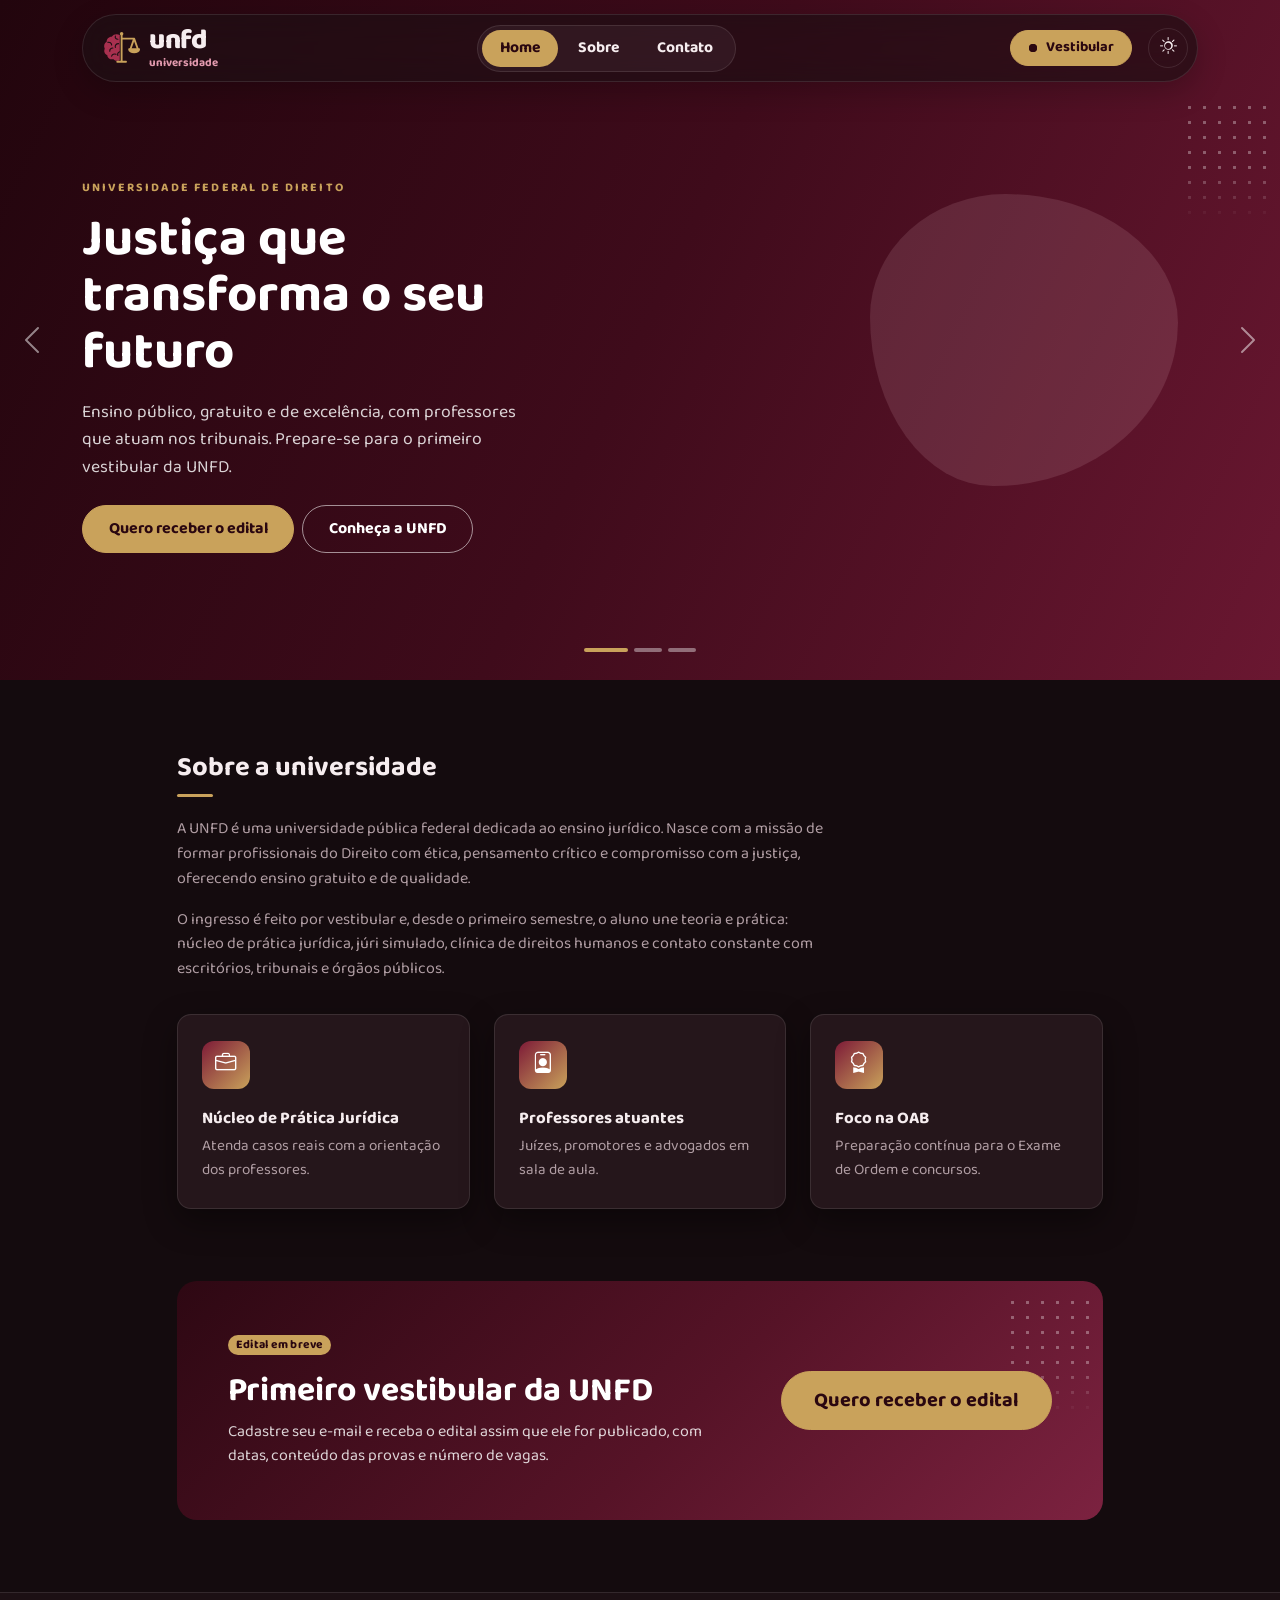
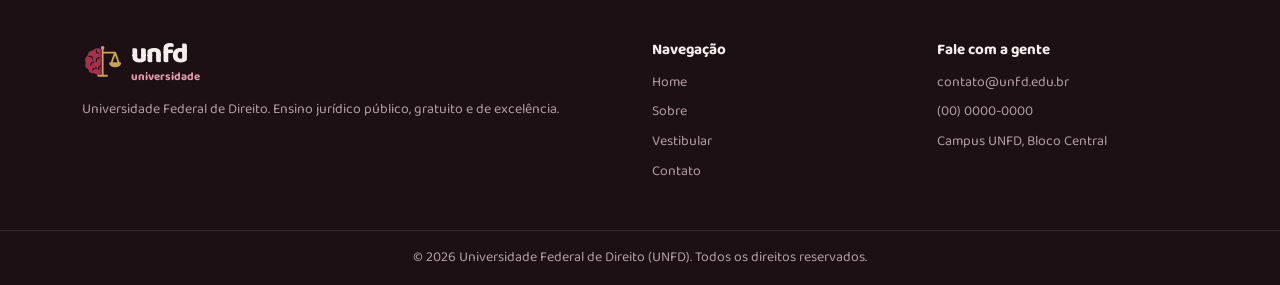
<file: index.html>
<!DOCTYPE html>
<html lang="pt-BR" data-bs-theme="dark">
<head>
  <meta charset="UTF-8">
  <meta name="viewport" content="width=device-width, initial-scale=1.0">
  <meta name="description" content="UNFD, Universidade Federal de Direito: ensino jurídico público, gratuito e de excelência. Ingresso por vestibular.">
  <title>UNFD | Universidade Federal de Direito</title>

  <link rel="icon" href="assets/img/favicon.svg" type="image/svg+xml">

  <link rel="preconnect" href="https://fonts.googleapis.com">
  <link rel="preconnect" href="https://fonts.gstatic.com" crossorigin>
  <link rel="stylesheet" href="https://fonts.googleapis.com/css2?family=Baloo+Bhai+2:wght@400;500;600;700;800&display=swap">

  <link rel="stylesheet" href="https://cdn.jsdelivr.net/npm/bootstrap@5.3.3/dist/css/bootstrap.min.css" integrity="sha384-QWTKZyjpPEjISv5WaRU9OFeRpok6YctnYmDr5pNlyT2bRjXh0JMhjY6hW+ALEwIH" crossorigin="anonymous">
  <link rel="stylesheet" href="https://cdn.jsdelivr.net/npm/bootstrap-icons@1.11.3/font/bootstrap-icons.min.css">
  <link rel="stylesheet" href="css/style.css">

  <script src="js/theme.js"></script>
</head>
<body>

  <header class="site-header sticky-top">
    <div class="container">
      <nav class="navbar navbar-expand-lg nav-island" aria-label="Navegação principal">
        <a class="navbar-brand logo" href="index.html" aria-label="UNFD, Universidade Federal de Direito. Ir para a página inicial">
          <svg class="logo__icon" viewBox="0 0 64 64" aria-hidden="true" focusable="false">
            <path class="logo__brain" d="M30 11c-5-2-10-1-13 3-5 0-8 4-8 8-4 2-5 7-3 11-2 4 0 9 4 10 0 5 5 8 10 7 3 3 7 3 10 1Z"/>
            <path class="logo__folds" d="M23 13c-1 3 1 5 4 5M11 23c3-1 6 1 6 4M28 25c-4 0-6 3-5 6M19 32c-3 0-5 2-5 5M17 45c1-3 4-4 7-3M30 38c-3 1-4 3-3 6"/>
            <path class="logo__scale" d="M33 10v43M26 54h14M33 17h20M53 17l-6 17M53 17l6 17"/>
            <path class="logo__scale logo__scale--pan" d="M45 34h16a8 5 0 0 1-16 0Z"/>
            <circle class="logo__scale-top" cx="33" cy="9" r="2.8"/>
          </svg>
          <span class="logo__text">
            <span class="logo__name">unfd</span>
            <span class="logo__tagline">universidade</span>
          </span>
        </a>

        <div class="offcanvas offcanvas-end offcanvas-unfd" tabindex="-1" id="menu" aria-labelledby="menu-title">
          <div class="offcanvas-header">
            <h2 class="offcanvas-title fs-5" id="menu-title">Menu</h2>
            <button type="button" class="btn-close" data-bs-dismiss="offcanvas" aria-label="Fechar menu"></button>
          </div>
          <div class="offcanvas-body align-items-lg-center">
            <ul class="navbar-nav nav-segment mx-lg-auto">
                <li class="nav-item"><a class="nav-link active" aria-current="page" href="index.html">Home</a></li>
                <li class="nav-item"><a class="nav-link" href="sobre.html">Sobre</a></li>
                <li class="nav-item"><a class="nav-link" href="contato.html">Contato</a></li>
            </ul>
            <a class="btn btn-unfd btn-sm btn-vestibular mt-4 mt-lg-0" href="sobre.html#ingresso">
              <span class="live-dot" aria-hidden="true"></span>Vestibular
            </a>
          </div>
        </div>

        <div class="d-flex align-items-center gap-2 ms-2 ms-lg-3">
          <button type="button" class="theme-toggle" data-bs-toggle="tooltip" data-bs-placement="bottom" data-bs-title="Ativar tema claro" aria-label="Ativar tema claro">
            <i class="bi bi-sun" aria-hidden="true"></i>
            <i class="bi bi-moon-stars" aria-hidden="true"></i>
          </button>
          <button class="navbar-toggler" type="button" data-bs-toggle="offcanvas" data-bs-target="#menu" aria-controls="menu" aria-label="Abrir menu">
            <span class="navbar-toggler-icon"></span>
          </button>
        </div>
      </nav>
    </div>
  </header>

  <main>
    <section id="destaques" class="carousel slide carousel-fade hero-carousel" data-bs-ride="carousel" aria-label="Destaques da UNFD">
      <div class="carousel-indicators">
        <button type="button" data-bs-target="#destaques" data-bs-slide-to="0" class="active" aria-current="true" aria-label="Destaque 1"></button>
        <button type="button" data-bs-target="#destaques" data-bs-slide-to="1" aria-label="Destaque 2"></button>
        <button type="button" data-bs-target="#destaques" data-bs-slide-to="2" aria-label="Destaque 3"></button>
      </div>

      <div class="carousel-inner">
      <div class="carousel-item active" data-bs-interval="7000">
        <div class="hero-slide">
          <div class="container">
            <p class="eyebrow">Universidade Federal de Direito</p>
            <h1 class="hero-title">Justiça que transforma o seu futuro</h1>
            <p class="hero-lead">Ensino público, gratuito e de excelência, com professores que atuam nos tribunais. Prepare-se para o primeiro vestibular da UNFD.</p>
            <div class="d-flex flex-wrap gap-2 mt-4">
              <button type="button" class="btn btn-unfd" data-bs-toggle="modal" data-bs-target="#modal-edital">Quero receber o edital</button>
              <a class="btn btn-ghost-light" href="sobre.html">Conheça a UNFD</a>
            </div>
          </div>
          <span class="decor-blob" aria-hidden="true"></span>
          <span class="decor-dots" aria-hidden="true"></span>
        </div>
      </div>
      <div class="carousel-item" data-bs-interval="7000">
        <div class="hero-slide">
          <div class="container">
            <p class="eyebrow">Vestibular</p>
            <h2 class="hero-title">Seja da primeira turma da UNFD</h2>
            <p class="hero-lead">Ingresso por vestibular próprio, com reserva de vagas conforme a Lei de Cotas. Cadastre seu e-mail e receba o edital assim que ele sair.</p>
            <div class="d-flex flex-wrap gap-2 mt-4">
              <button type="button" class="btn btn-unfd" data-bs-toggle="modal" data-bs-target="#modal-edital">Quero receber o edital</button>
              <a class="btn btn-ghost-light" href="sobre.html#ingresso">Como ingressar</a>
            </div>
          </div>
          <span class="decor-blob" aria-hidden="true"></span>
          <span class="decor-dots" aria-hidden="true"></span>
        </div>
      </div>
      <div class="carousel-item" data-bs-interval="7000">
        <div class="hero-slide">
          <div class="container">
            <p class="eyebrow">Prática jurídica</p>
            <h2 class="hero-title">Do primeiro semestre ao tribunal</h2>
            <p class="hero-lead">Núcleo de prática jurídica, júri simulado e clínica de direitos humanos desde o início do curso.</p>
            <div class="d-flex flex-wrap gap-2 mt-4">
              <a class="btn btn-unfd" href="sobre.html#motivos">Ver diferenciais</a>
            </div>
          </div>
          <span class="decor-blob" aria-hidden="true"></span>
          <span class="decor-dots" aria-hidden="true"></span>
        </div>
      </div>
      </div>

      <button class="carousel-control-prev d-none d-md-flex" type="button" data-bs-target="#destaques" data-bs-slide="prev">
        <span class="carousel-control-prev-icon" aria-hidden="true"></span>
        <span class="visually-hidden">Anterior</span>
      </button>
      <button class="carousel-control-next d-none d-md-flex" type="button" data-bs-target="#destaques" data-bs-slide="next">
        <span class="carousel-control-next-icon" aria-hidden="true"></span>
        <span class="visually-hidden">Próximo</span>
      </button>
    </section>

    <section class="section-unfd" aria-labelledby="sobre-title">
      <div class="container">
        <div class="row justify-content-center">
          <div class="col-lg-10">
            <h2 class="section-title" id="sobre-title">Sobre a universidade</h2>
            <p class="text-soft">
              A UNFD é uma universidade pública federal dedicada ao ensino jurídico. Nasce com a missão
              de formar profissionais do Direito com ética, pensamento crítico e compromisso com a
              justiça, oferecendo ensino gratuito e de qualidade.
            </p>
            <p class="text-soft mb-0">
              O ingresso é feito por vestibular e, desde o primeiro semestre, o aluno une teoria e
              prática: núcleo de prática jurídica, júri simulado, clínica de direitos humanos e contato
              constante com escritórios, tribunais e órgãos públicos.
            </p>

            <div class="row g-4 mt-2">
          <div class="col-md-4">
            <article class="card card-unfd h-100">
              <div class="card-body">
                <span class="card-icon" aria-hidden="true"><i class="bi bi-briefcase"></i></span>
                <h3 class="card-title">Núcleo de Prática Jurídica</h3>
                <p class="card-text">Atenda casos reais com a orientação dos professores.</p>
              </div>
            </article>
          </div>
          <div class="col-md-4">
            <article class="card card-unfd h-100">
              <div class="card-body">
                <span class="card-icon" aria-hidden="true"><i class="bi bi-person-badge"></i></span>
                <h3 class="card-title">Professores atuantes</h3>
                <p class="card-text">Juízes, promotores e advogados em sala de aula.</p>
              </div>
            </article>
          </div>
          <div class="col-md-4">
            <article class="card card-unfd h-100">
              <div class="card-body">
                <span class="card-icon" aria-hidden="true"><i class="bi bi-award"></i></span>
                <h3 class="card-title">Foco na OAB</h3>
                <p class="card-text">Preparação contínua para o Exame de Ordem e concursos.</p>
              </div>
            </article>
          </div>
            </div>
          </div>
        </div>
      </div>
    </section>

    <section class="section-unfd pt-0" aria-labelledby="vestibular-title">
      <div class="container">
        <div class="row justify-content-center">
          <div class="col-lg-10">
            <div class="cta-band" id="vestibular">
              <div class="row align-items-center g-4">
                <div class="col-lg">
                  <span class="badge rounded-pill badge-gold mb-3">Edital em breve</span>
                  <h2 class="cta-title" id="vestibular-title">Primeiro vestibular da UNFD</h2>
                  <p class="cta-text mb-0">
                    Cadastre seu e-mail e receba o edital assim que ele for publicado, com datas,
                    conteúdo das provas e número de vagas.
                  </p>
                </div>
                <div class="col-lg-auto">
                  <button type="button" class="btn btn-unfd btn-lg text-nowrap" data-bs-toggle="modal" data-bs-target="#modal-edital">Quero receber o edital</button>
                </div>
              </div>
              <span class="decor-dots" aria-hidden="true"></span>
            </div>
          </div>
        </div>
      </div>
    </section>
  </main>

  <footer class="footer-unfd">
    <div class="container py-5">
      <div class="row g-4">
        <div class="col-md-6">
          <a class="logo mb-3" href="index.html" aria-label="UNFD, página inicial">
          <svg class="logo__icon" viewBox="0 0 64 64" aria-hidden="true" focusable="false">
            <path class="logo__brain" d="M30 11c-5-2-10-1-13 3-5 0-8 4-8 8-4 2-5 7-3 11-2 4 0 9 4 10 0 5 5 8 10 7 3 3 7 3 10 1Z"/>
            <path class="logo__folds" d="M23 13c-1 3 1 5 4 5M11 23c3-1 6 1 6 4M28 25c-4 0-6 3-5 6M19 32c-3 0-5 2-5 5M17 45c1-3 4-4 7-3M30 38c-3 1-4 3-3 6"/>
            <path class="logo__scale" d="M33 10v43M26 54h14M33 17h20M53 17l-6 17M53 17l6 17"/>
            <path class="logo__scale logo__scale--pan" d="M45 34h16a8 5 0 0 1-16 0Z"/>
            <circle class="logo__scale-top" cx="33" cy="9" r="2.8"/>
          </svg>
            <span class="logo__text">
              <span class="logo__name">unfd</span>
              <span class="logo__tagline">universidade</span>
            </span>
          </a>
          <p class="text-soft small mb-0">Universidade Federal de Direito. Ensino jurídico público, gratuito e de excelência.</p>
        </div>
        <div class="col-6 col-md-3">
          <h2 class="footer-heading">Navegação</h2>
          <ul class="list-unstyled small d-grid gap-2 mb-0">
            <li><a href="index.html">Home</a></li>
            <li><a href="sobre.html">Sobre</a></li>
            <li><a href="sobre.html#ingresso">Vestibular</a></li>
            <li><a href="contato.html">Contato</a></li>
          </ul>
        </div>
        <div class="col-6 col-md-3">
          <h2 class="footer-heading">Fale com a gente</h2>
          <ul class="list-unstyled small d-grid gap-2 mb-0">
            <li><a href="mailto:contato@unfd.edu.br">contato@unfd.edu.br</a></li>
            <li><a href="tel:+550000000000">(00) 0000-0000</a></li>
            <li class="text-soft">Campus UNFD, Bloco Central</li>
          </ul>
        </div>
      </div>
    </div>
    <div class="border-top py-3">
      <p class="container text-center small text-soft mb-0 mw-100">© 2026 Universidade Federal de Direito (UNFD). Todos os direitos reservados.</p>
    </div>
  </footer>

  <div class="modal fade modal-unfd" id="modal-edital" tabindex="-1" aria-labelledby="modal-edital-title" aria-hidden="true">
    <div class="modal-dialog modal-dialog-centered">
      <div class="modal-content">
        <form class="needs-validation" novalidate data-success="E-mail cadastrado. Você vai receber o edital assim que ele for publicado.">
          <div class="modal-header">
            <h2 class="modal-title fs-5" id="modal-edital-title">Receba o edital do vestibular</h2>
            <button type="button" class="btn-close" data-bs-dismiss="modal" aria-label="Fechar"></button>
          </div>
          <div class="modal-body">
            <p class="text-soft">Assim que o edital for publicado, enviamos as datas, o conteúdo das provas e o número de vagas para o seu e-mail.</p>

            <div class="form-floating mb-3">
              <input type="text" class="form-control" id="edital-nome" name="nome" placeholder="Seu nome" autocomplete="name" required>
              <label for="edital-nome">Nome completo</label>
              <div class="invalid-feedback">Informe seu nome.</div>
            </div>

            <div class="form-floating mb-3">
              <input type="email" class="form-control" id="edital-email" name="email" placeholder="voce@email.com" autocomplete="email" required>
              <label for="edital-email">E-mail</label>
              <div class="invalid-feedback">Informe um e-mail válido.</div>
            </div>

            <div class="form-check">
              <input class="form-check-input" type="checkbox" id="edital-cotas" name="cotas">
              <label class="form-check-label text-soft" for="edital-cotas">Quero receber informações sobre a reserva de vagas (Lei de Cotas)</label>
            </div>
          </div>
          <div class="modal-footer">
            <button type="button" class="btn btn-link link-secondary text-decoration-none" data-bs-dismiss="modal">Cancelar</button>
            <button type="submit" class="btn btn-unfd">Cadastrar e-mail</button>
          </div>
        </form>
      </div>
    </div>
  </div>

  <div class="toast-container position-fixed bottom-0 end-0 p-3">
    <div id="toast-unfd" class="toast toast-unfd" role="status" aria-live="polite" aria-atomic="true">
      <div class="toast-header">
        <i class="bi bi-check-circle-fill text-gold me-2" aria-hidden="true"></i>
        <strong class="me-auto">UNFD</strong>
        <button type="button" class="btn-close" data-bs-dismiss="toast" aria-label="Fechar"></button>
      </div>
      <div class="toast-body"></div>
    </div>
  </div>

  <script src="https://cdn.jsdelivr.net/npm/bootstrap@5.3.3/dist/js/bootstrap.bundle.min.js" integrity="sha384-YvpcrYf0tY3lHB60NNkmXc5s9fDVZLESaAA55NDzOxhy9GkcIdslK1eN7N6jIeHz" crossorigin="anonymous"></script>
  <script src="js/main.js"></script>
</body>
</html>
</file>
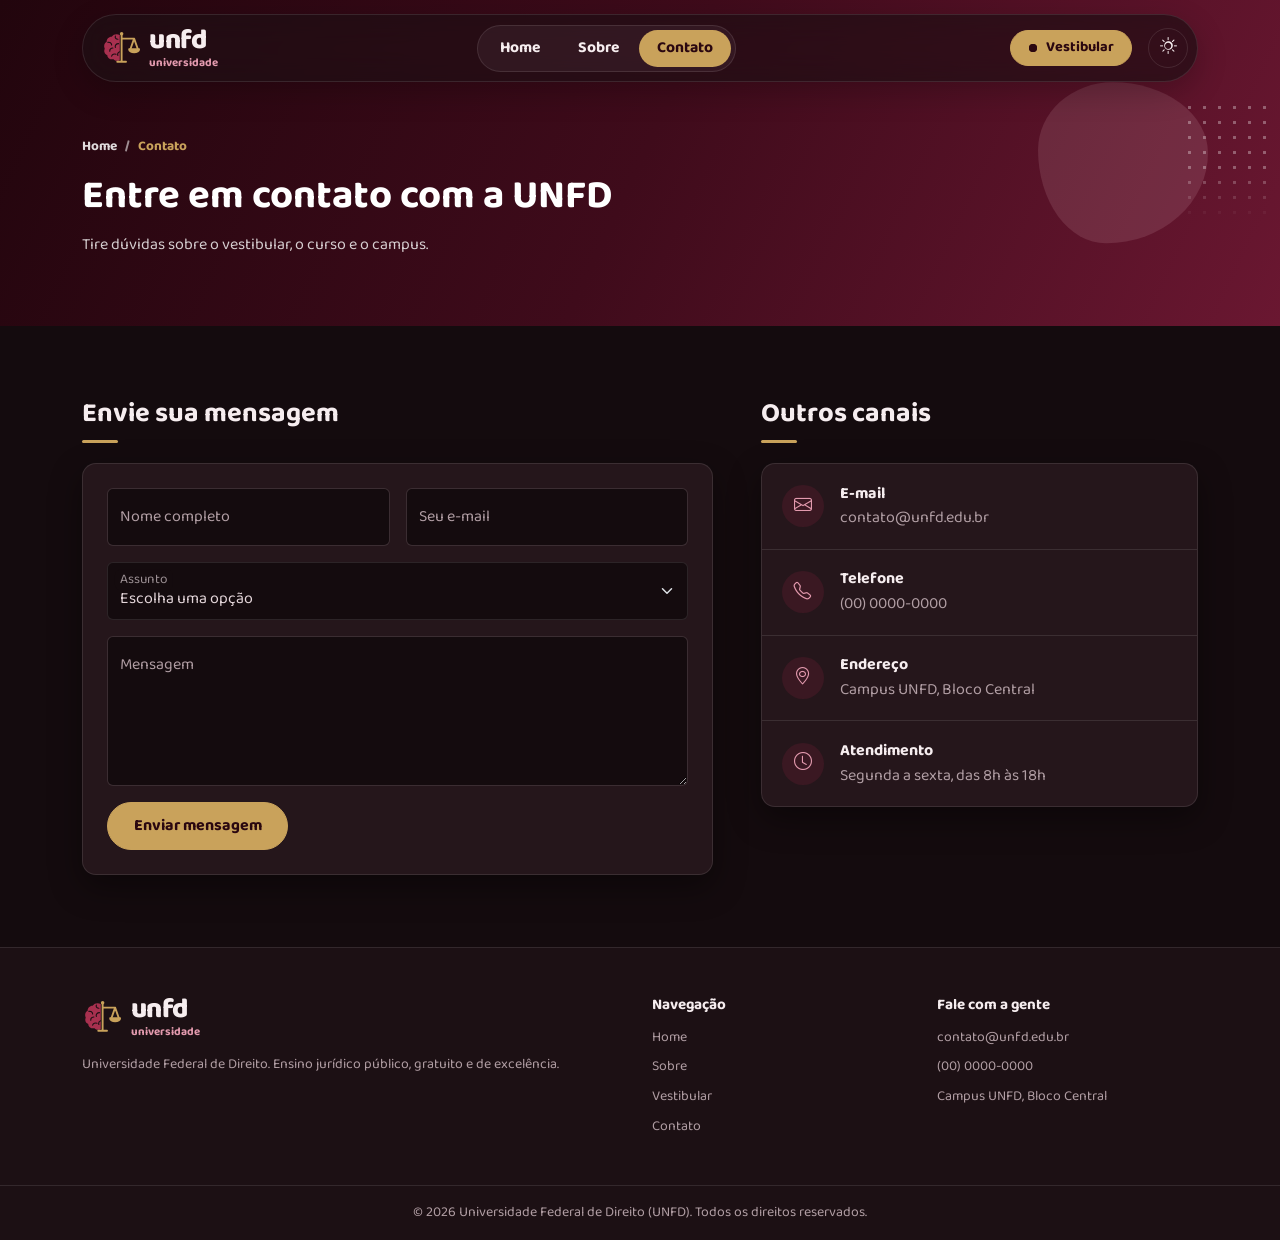
<file: contato.html>
<!DOCTYPE html>
<html lang="pt-BR" data-bs-theme="dark">
<head>
  <meta charset="UTF-8">
  <meta name="viewport" content="width=device-width, initial-scale=1.0">
  <meta name="description" content="Fale com a UNFD, Universidade Federal de Direito. Tire dúvidas sobre o vestibular, o curso e o campus.">
  <title>Contato | UNFD</title>

  <link rel="icon" href="assets/img/favicon.svg" type="image/svg+xml">

  <link rel="preconnect" href="https://fonts.googleapis.com">
  <link rel="preconnect" href="https://fonts.gstatic.com" crossorigin>
  <link rel="stylesheet" href="https://fonts.googleapis.com/css2?family=Baloo+Bhai+2:wght@400;500;600;700;800&display=swap">

  <link rel="stylesheet" href="https://cdn.jsdelivr.net/npm/bootstrap@5.3.3/dist/css/bootstrap.min.css" integrity="sha384-QWTKZyjpPEjISv5WaRU9OFeRpok6YctnYmDr5pNlyT2bRjXh0JMhjY6hW+ALEwIH" crossorigin="anonymous">
  <link rel="stylesheet" href="https://cdn.jsdelivr.net/npm/bootstrap-icons@1.11.3/font/bootstrap-icons.min.css">
  <link rel="stylesheet" href="css/style.css">

  <script src="js/theme.js"></script>
</head>
<body>

  <header class="site-header sticky-top">
    <div class="container">
      <nav class="navbar navbar-expand-lg nav-island" aria-label="Navegação principal">
        <a class="navbar-brand logo" href="index.html" aria-label="UNFD, Universidade Federal de Direito. Ir para a página inicial">
          <svg class="logo__icon" viewBox="0 0 64 64" aria-hidden="true" focusable="false">
            <path class="logo__brain" d="M30 11c-5-2-10-1-13 3-5 0-8 4-8 8-4 2-5 7-3 11-2 4 0 9 4 10 0 5 5 8 10 7 3 3 7 3 10 1Z"/>
            <path class="logo__folds" d="M23 13c-1 3 1 5 4 5M11 23c3-1 6 1 6 4M28 25c-4 0-6 3-5 6M19 32c-3 0-5 2-5 5M17 45c1-3 4-4 7-3M30 38c-3 1-4 3-3 6"/>
            <path class="logo__scale" d="M33 10v43M26 54h14M33 17h20M53 17l-6 17M53 17l6 17"/>
            <path class="logo__scale logo__scale--pan" d="M45 34h16a8 5 0 0 1-16 0Z"/>
            <circle class="logo__scale-top" cx="33" cy="9" r="2.8"/>
          </svg>
          <span class="logo__text">
            <span class="logo__name">unfd</span>
            <span class="logo__tagline">universidade</span>
          </span>
        </a>

        <div class="offcanvas offcanvas-end offcanvas-unfd" tabindex="-1" id="menu" aria-labelledby="menu-title">
          <div class="offcanvas-header">
            <h2 class="offcanvas-title fs-5" id="menu-title">Menu</h2>
            <button type="button" class="btn-close" data-bs-dismiss="offcanvas" aria-label="Fechar menu"></button>
          </div>
          <div class="offcanvas-body align-items-lg-center">
            <ul class="navbar-nav nav-segment mx-lg-auto">
                <li class="nav-item"><a class="nav-link" href="index.html">Home</a></li>
                <li class="nav-item"><a class="nav-link" href="sobre.html">Sobre</a></li>
                <li class="nav-item"><a class="nav-link active" aria-current="page" href="contato.html">Contato</a></li>
            </ul>
            <a class="btn btn-unfd btn-sm btn-vestibular mt-4 mt-lg-0" href="sobre.html#ingresso">
              <span class="live-dot" aria-hidden="true"></span>Vestibular
            </a>
          </div>
        </div>

        <div class="d-flex align-items-center gap-2 ms-2 ms-lg-3">
          <button type="button" class="theme-toggle" data-bs-toggle="tooltip" data-bs-placement="bottom" data-bs-title="Ativar tema claro" aria-label="Ativar tema claro">
            <i class="bi bi-sun" aria-hidden="true"></i>
            <i class="bi bi-moon-stars" aria-hidden="true"></i>
          </button>
          <button class="navbar-toggler" type="button" data-bs-toggle="offcanvas" data-bs-target="#menu" aria-controls="menu" aria-label="Abrir menu">
            <span class="navbar-toggler-icon"></span>
          </button>
        </div>
      </nav>
    </div>
  </header>

  <main>
    <section class="page-hero">
      <div class="container">
        <nav aria-label="breadcrumb">
          <ol class="breadcrumb">
            <li class="breadcrumb-item"><a href="index.html">Home</a></li>
            <li class="breadcrumb-item active" aria-current="page">Contato</li>
          </ol>
        </nav>
        <h1 class="page-title">Entre em contato com a UNFD</h1>
        <p class="page-lead">Tire dúvidas sobre o vestibular, o curso e o campus.</p>
      </div>
      <span class="decor-blob" aria-hidden="true"></span>
      <span class="decor-dots" aria-hidden="true"></span>
    </section>

    <section class="section-unfd">
      <div class="container">
        <div class="row g-5">
          <div class="col-lg-7">
            <h2 class="section-title">Envie sua mensagem</h2>
            <div class="card card-unfd">
              <div class="card-body p-4">
                <form class="needs-validation" novalidate data-success="Mensagem enviada. Vamos responder no e-mail informado.">
                  <div class="row g-3">
                    <div class="col-md-6">
                      <div class="form-floating">
                        <input type="text" class="form-control" id="nome" name="nome" placeholder="Seu nome" autocomplete="name" required>
                        <label for="nome">Nome completo</label>
                        <div class="invalid-feedback">Informe seu nome.</div>
                      </div>
                    </div>
                    <div class="col-md-6">
                      <div class="form-floating">
                        <input type="email" class="form-control" id="email" name="email" placeholder="voce@email.com" autocomplete="email" required>
                        <label for="email">Seu e-mail</label>
                        <div class="invalid-feedback">Informe um e-mail válido.</div>
                      </div>
                    </div>
                    <div class="col-12">
                      <div class="form-floating">
                        <select class="form-select" id="assunto" name="assunto" required>
                          <option value="" selected disabled>Escolha uma opção</option>
                          <option>Vestibular</option>
                          <option>Curso de Direito</option>
                          <option>Secretaria acadêmica</option>
                          <option>Outro assunto</option>
                        </select>
                        <label for="assunto">Assunto</label>
                        <div class="invalid-feedback">Escolha um assunto.</div>
                      </div>
                    </div>
                    <div class="col-12">
                      <div class="form-floating">
                        <textarea class="form-control" id="descricao" name="descricao" placeholder="Escreva sua mensagem" required></textarea>
                        <label for="descricao">Mensagem</label>
                        <div class="invalid-feedback">Escreva sua mensagem.</div>
                      </div>
                    </div>
                    <div class="col-12">
                      <button type="submit" class="btn btn-unfd">Enviar mensagem</button>
                    </div>
                  </div>
                </form>
              </div>
            </div>
          </div>

          <aside class="col-lg-5" aria-labelledby="canais-title">
            <h2 class="section-title" id="canais-title">Outros canais</h2>
            <ul class="list-group list-group-unfd">
              <li class="list-group-item d-flex gap-3 align-items-center">
                <span class="channel-icon" aria-hidden="true"><i class="bi bi-envelope"></i></span>
                <div>
                  <span class="channel-title">E-mail</span>
                  <a class="channel-info" href="mailto:contato@unfd.edu.br">contato@unfd.edu.br</a>
                </div>
              </li>
              <li class="list-group-item d-flex gap-3 align-items-center">
                <span class="channel-icon" aria-hidden="true"><i class="bi bi-telephone"></i></span>
                <div>
                  <span class="channel-title">Telefone</span>
                  <a class="channel-info" href="tel:+550000000000">(00) 0000-0000</a>
                </div>
              </li>
              <li class="list-group-item d-flex gap-3 align-items-center">
                <span class="channel-icon" aria-hidden="true"><i class="bi bi-geo-alt"></i></span>
                <div>
                  <span class="channel-title">Endereço</span>
                  <span class="channel-info">Campus UNFD, Bloco Central</span>
                </div>
              </li>
              <li class="list-group-item d-flex gap-3 align-items-center">
                <span class="channel-icon" aria-hidden="true"><i class="bi bi-clock"></i></span>
                <div>
                  <span class="channel-title">Atendimento</span>
                  <span class="channel-info">Segunda a sexta, das 8h às 18h</span>
                </div>
              </li>
            </ul>
          </aside>
        </div>
      </div>
    </section>
  </main>

  <footer class="footer-unfd">
    <div class="container py-5">
      <div class="row g-4">
        <div class="col-md-6">
          <a class="logo mb-3" href="index.html" aria-label="UNFD, página inicial">
          <svg class="logo__icon" viewBox="0 0 64 64" aria-hidden="true" focusable="false">
            <path class="logo__brain" d="M30 11c-5-2-10-1-13 3-5 0-8 4-8 8-4 2-5 7-3 11-2 4 0 9 4 10 0 5 5 8 10 7 3 3 7 3 10 1Z"/>
            <path class="logo__folds" d="M23 13c-1 3 1 5 4 5M11 23c3-1 6 1 6 4M28 25c-4 0-6 3-5 6M19 32c-3 0-5 2-5 5M17 45c1-3 4-4 7-3M30 38c-3 1-4 3-3 6"/>
            <path class="logo__scale" d="M33 10v43M26 54h14M33 17h20M53 17l-6 17M53 17l6 17"/>
            <path class="logo__scale logo__scale--pan" d="M45 34h16a8 5 0 0 1-16 0Z"/>
            <circle class="logo__scale-top" cx="33" cy="9" r="2.8"/>
          </svg>
            <span class="logo__text">
              <span class="logo__name">unfd</span>
              <span class="logo__tagline">universidade</span>
            </span>
          </a>
          <p class="text-soft small mb-0">Universidade Federal de Direito. Ensino jurídico público, gratuito e de excelência.</p>
        </div>
        <div class="col-6 col-md-3">
          <h2 class="footer-heading">Navegação</h2>
          <ul class="list-unstyled small d-grid gap-2 mb-0">
            <li><a href="index.html">Home</a></li>
            <li><a href="sobre.html">Sobre</a></li>
            <li><a href="sobre.html#ingresso">Vestibular</a></li>
            <li><a href="contato.html">Contato</a></li>
          </ul>
        </div>
        <div class="col-6 col-md-3">
          <h2 class="footer-heading">Fale com a gente</h2>
          <ul class="list-unstyled small d-grid gap-2 mb-0">
            <li><a href="mailto:contato@unfd.edu.br">contato@unfd.edu.br</a></li>
            <li><a href="tel:+550000000000">(00) 0000-0000</a></li>
            <li class="text-soft">Campus UNFD, Bloco Central</li>
          </ul>
        </div>
      </div>
    </div>
    <div class="border-top py-3">
      <p class="container text-center small text-soft mb-0 mw-100">© 2026 Universidade Federal de Direito (UNFD). Todos os direitos reservados.</p>
    </div>
  </footer>

  <div class="toast-container position-fixed bottom-0 end-0 p-3">
    <div id="toast-unfd" class="toast toast-unfd" role="status" aria-live="polite" aria-atomic="true">
      <div class="toast-header">
        <i class="bi bi-check-circle-fill text-gold me-2" aria-hidden="true"></i>
        <strong class="me-auto">UNFD</strong>
        <button type="button" class="btn-close" data-bs-dismiss="toast" aria-label="Fechar"></button>
      </div>
      <div class="toast-body"></div>
    </div>
  </div>

  <script src="https://cdn.jsdelivr.net/npm/bootstrap@5.3.3/dist/js/bootstrap.bundle.min.js" integrity="sha384-YvpcrYf0tY3lHB60NNkmXc5s9fDVZLESaAA55NDzOxhy9GkcIdslK1eN7N6jIeHz" crossorigin="anonymous"></script>
  <script src="js/main.js"></script>
</body>
</html>
</file>
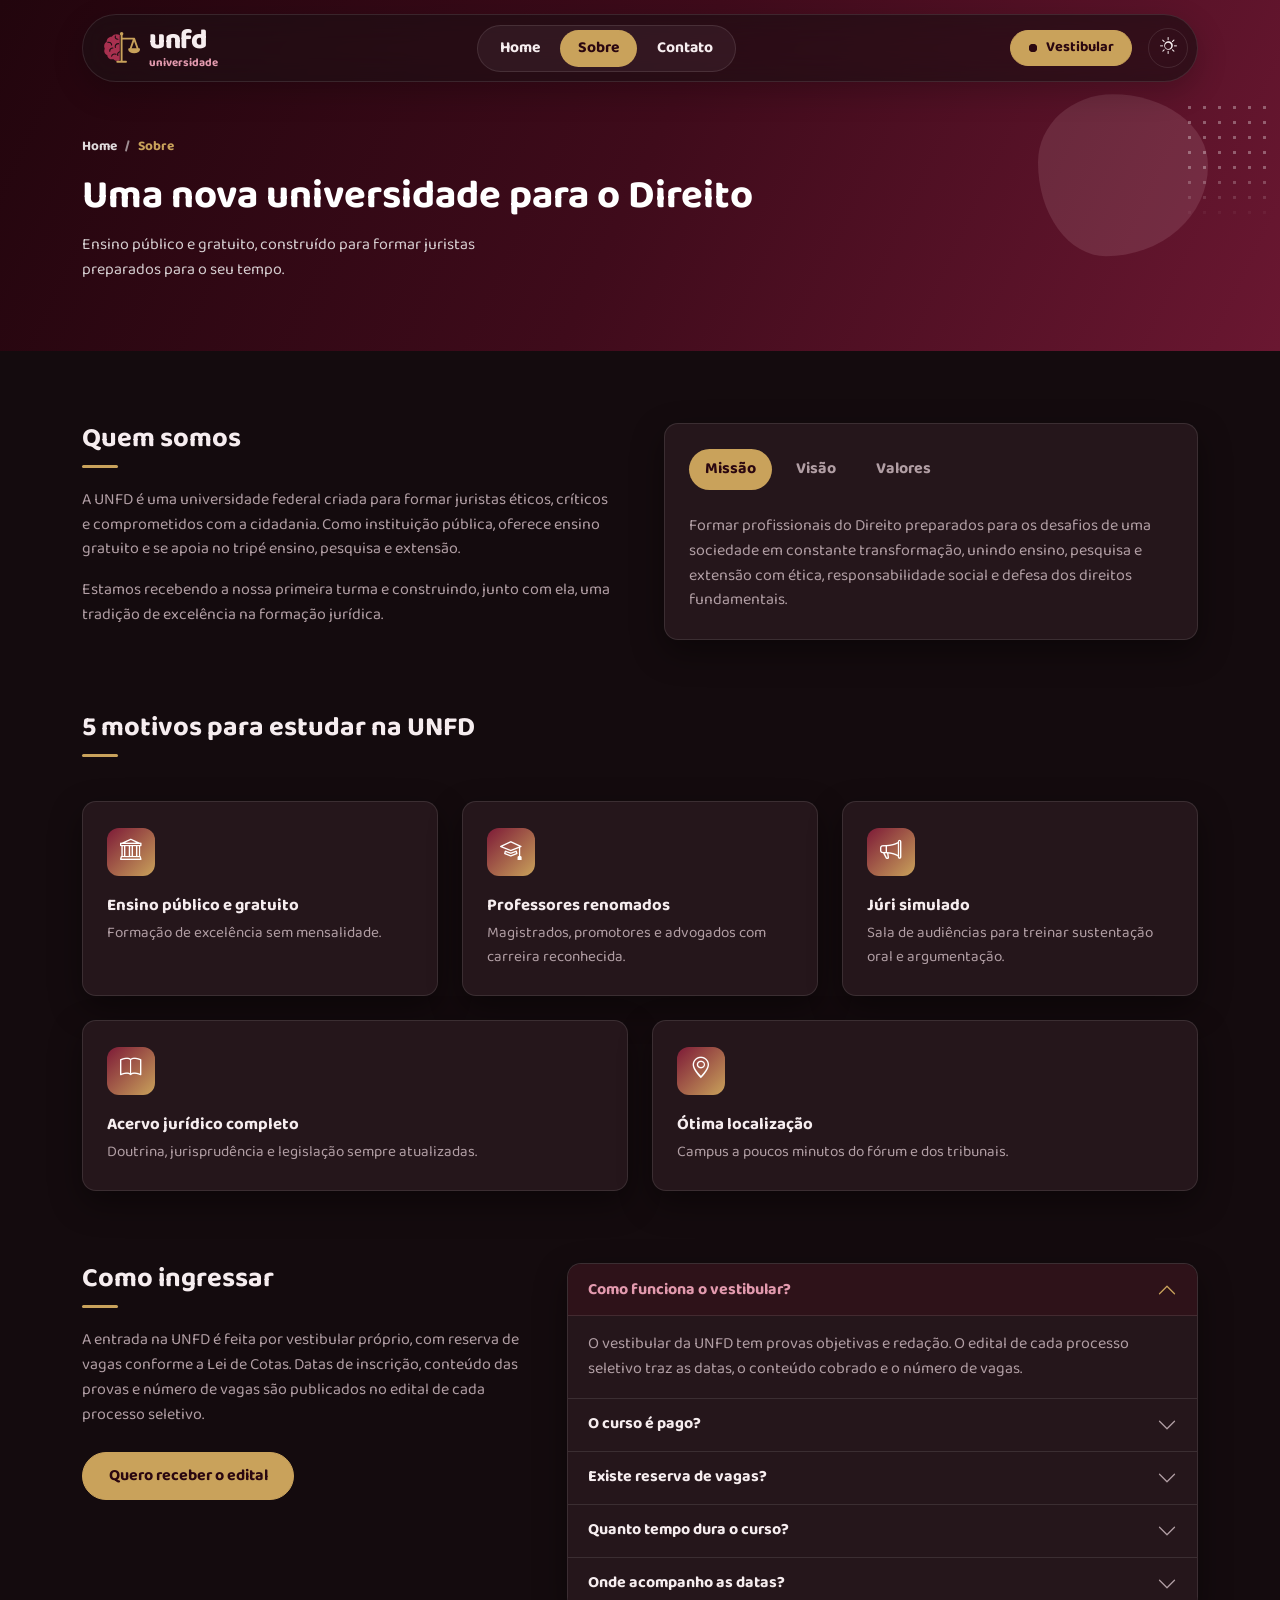
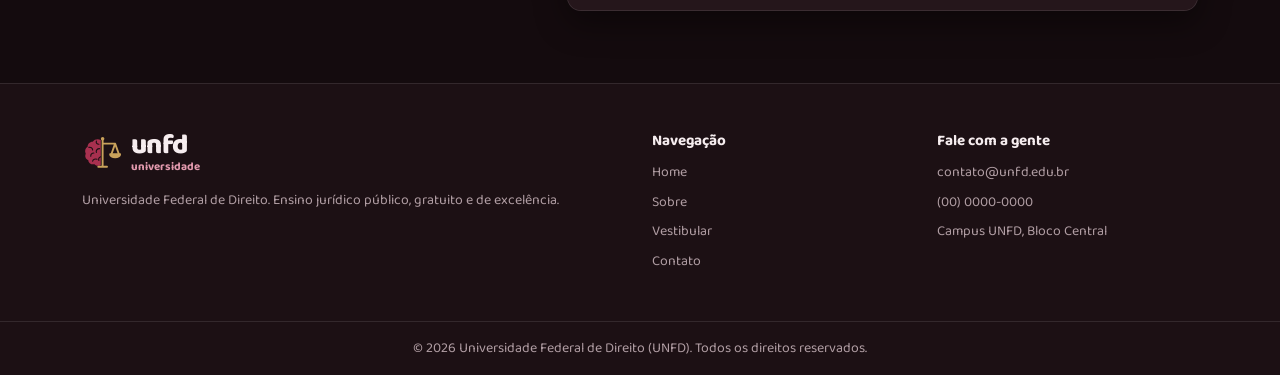
<file: sobre.html>
<!DOCTYPE html>
<html lang="pt-BR" data-bs-theme="dark">
<head>
  <meta charset="UTF-8">
  <meta name="viewport" content="width=device-width, initial-scale=1.0">
  <meta name="description" content="Conheça a proposta, os diferenciais e o vestibular da UNFD, Universidade Federal de Direito.">
  <title>Sobre | UNFD</title>

  <link rel="icon" href="assets/img/favicon.svg" type="image/svg+xml">

  <link rel="preconnect" href="https://fonts.googleapis.com">
  <link rel="preconnect" href="https://fonts.gstatic.com" crossorigin>
  <link rel="stylesheet" href="https://fonts.googleapis.com/css2?family=Baloo+Bhai+2:wght@400;500;600;700;800&display=swap">

  <link rel="stylesheet" href="https://cdn.jsdelivr.net/npm/bootstrap@5.3.3/dist/css/bootstrap.min.css" integrity="sha384-QWTKZyjpPEjISv5WaRU9OFeRpok6YctnYmDr5pNlyT2bRjXh0JMhjY6hW+ALEwIH" crossorigin="anonymous">
  <link rel="stylesheet" href="https://cdn.jsdelivr.net/npm/bootstrap-icons@1.11.3/font/bootstrap-icons.min.css">
  <link rel="stylesheet" href="css/style.css">

  <script src="js/theme.js"></script>
</head>
<body>

  <header class="site-header sticky-top">
    <div class="container">
      <nav class="navbar navbar-expand-lg nav-island" aria-label="Navegação principal">
        <a class="navbar-brand logo" href="index.html" aria-label="UNFD, Universidade Federal de Direito. Ir para a página inicial">
          <svg class="logo__icon" viewBox="0 0 64 64" aria-hidden="true" focusable="false">
            <path class="logo__brain" d="M30 11c-5-2-10-1-13 3-5 0-8 4-8 8-4 2-5 7-3 11-2 4 0 9 4 10 0 5 5 8 10 7 3 3 7 3 10 1Z"/>
            <path class="logo__folds" d="M23 13c-1 3 1 5 4 5M11 23c3-1 6 1 6 4M28 25c-4 0-6 3-5 6M19 32c-3 0-5 2-5 5M17 45c1-3 4-4 7-3M30 38c-3 1-4 3-3 6"/>
            <path class="logo__scale" d="M33 10v43M26 54h14M33 17h20M53 17l-6 17M53 17l6 17"/>
            <path class="logo__scale logo__scale--pan" d="M45 34h16a8 5 0 0 1-16 0Z"/>
            <circle class="logo__scale-top" cx="33" cy="9" r="2.8"/>
          </svg>
          <span class="logo__text">
            <span class="logo__name">unfd</span>
            <span class="logo__tagline">universidade</span>
          </span>
        </a>

        <div class="offcanvas offcanvas-end offcanvas-unfd" tabindex="-1" id="menu" aria-labelledby="menu-title">
          <div class="offcanvas-header">
            <h2 class="offcanvas-title fs-5" id="menu-title">Menu</h2>
            <button type="button" class="btn-close" data-bs-dismiss="offcanvas" aria-label="Fechar menu"></button>
          </div>
          <div class="offcanvas-body align-items-lg-center">
            <ul class="navbar-nav nav-segment mx-lg-auto">
                <li class="nav-item"><a class="nav-link" href="index.html">Home</a></li>
                <li class="nav-item"><a class="nav-link active" aria-current="page" href="sobre.html">Sobre</a></li>
                <li class="nav-item"><a class="nav-link" href="contato.html">Contato</a></li>
            </ul>
            <a class="btn btn-unfd btn-sm btn-vestibular mt-4 mt-lg-0" href="sobre.html#ingresso">
              <span class="live-dot" aria-hidden="true"></span>Vestibular
            </a>
          </div>
        </div>

        <div class="d-flex align-items-center gap-2 ms-2 ms-lg-3">
          <button type="button" class="theme-toggle" data-bs-toggle="tooltip" data-bs-placement="bottom" data-bs-title="Ativar tema claro" aria-label="Ativar tema claro">
            <i class="bi bi-sun" aria-hidden="true"></i>
            <i class="bi bi-moon-stars" aria-hidden="true"></i>
          </button>
          <button class="navbar-toggler" type="button" data-bs-toggle="offcanvas" data-bs-target="#menu" aria-controls="menu" aria-label="Abrir menu">
            <span class="navbar-toggler-icon"></span>
          </button>
        </div>
      </nav>
    </div>
  </header>

  <main>
    <section class="page-hero">
      <div class="container">
        <nav aria-label="breadcrumb">
          <ol class="breadcrumb">
            <li class="breadcrumb-item"><a href="index.html">Home</a></li>
            <li class="breadcrumb-item active" aria-current="page">Sobre</li>
          </ol>
        </nav>
        <h1 class="page-title">Uma nova universidade para o Direito</h1>
        <p class="page-lead">Ensino público e gratuito, construído para formar juristas preparados para o seu tempo.</p>
      </div>
      <span class="decor-blob" aria-hidden="true"></span>
      <span class="decor-dots" aria-hidden="true"></span>
    </section>

    <section class="section-unfd" aria-labelledby="quem-somos-title">
      <div class="container">
        <div class="row g-5 align-items-start">
          <div class="col-lg-6">
            <h2 class="section-title" id="quem-somos-title">Quem somos</h2>
            <p class="text-soft">
              A UNFD é uma universidade federal criada para formar juristas éticos, críticos e
              comprometidos com a cidadania. Como instituição pública, oferece ensino gratuito e se
              apoia no tripé ensino, pesquisa e extensão.
            </p>
            <p class="text-soft mb-0">
              Estamos recebendo a nossa primeira turma e construindo, junto com ela, uma tradição de
              excelência na formação jurídica.
            </p>
          </div>

          <div class="col-lg-6">
            <div class="card card-unfd">
              <div class="card-body">
                <ul class="nav nav-pills nav-pills-unfd mb-4" id="proposta-tabs" role="tablist">
                  <li class="nav-item" role="presentation">
                    <button class="nav-link active" id="missao-tab" data-bs-toggle="pill" data-bs-target="#missao" type="button" role="tab" aria-controls="missao" aria-selected="true">Missão</button>
                  </li>
                  <li class="nav-item" role="presentation">
                    <button class="nav-link" id="visao-tab" data-bs-toggle="pill" data-bs-target="#visao" type="button" role="tab" aria-controls="visao" aria-selected="false">Visão</button>
                  </li>
                  <li class="nav-item" role="presentation">
                    <button class="nav-link" id="valores-tab" data-bs-toggle="pill" data-bs-target="#valores" type="button" role="tab" aria-controls="valores" aria-selected="false">Valores</button>
                  </li>
                </ul>
                <div class="tab-content">
                  <div class="tab-pane fade show active" id="missao" role="tabpanel" aria-labelledby="missao-tab" tabindex="0">
                    <p class="text-soft mb-0">
                      Formar profissionais do Direito preparados para os desafios de uma sociedade em
                      constante transformação, unindo ensino, pesquisa e extensão com ética,
                      responsabilidade social e defesa dos direitos fundamentais.
                    </p>
                  </div>
                  <div class="tab-pane fade" id="visao" role="tabpanel" aria-labelledby="visao-tab" tabindex="0">
                    <p class="text-soft mb-0">
                      Ser referência nacional em ensino jurídico público, reconhecida pela qualidade da
                      formação e pelo impacto de seus egressos na promoção da justiça.
                    </p>
                  </div>
                  <div class="tab-pane fade" id="valores" role="tabpanel" aria-labelledby="valores-tab" tabindex="0">
                    <ul class="list-unstyled values-list text-soft mb-0">
                      <li><i class="bi bi-check2" aria-hidden="true"></i>Ética e integridade</li>
                      <li><i class="bi bi-check2" aria-hidden="true"></i>Ensino público, gratuito e de qualidade</li>
                      <li><i class="bi bi-check2" aria-hidden="true"></i>Respeito à diversidade</li>
                      <li><i class="bi bi-check2" aria-hidden="true"></i>Compromisso com os direitos fundamentais</li>
                    </ul>
                  </div>
                </div>
              </div>
            </div>
          </div>
        </div>
      </div>
    </section>

    <section class="section-unfd pt-0" id="motivos" aria-labelledby="motivos-title">
      <div class="container">
        <h2 class="section-title" id="motivos-title">5 motivos para estudar na UNFD</h2>
        <div class="row g-4 mt-1">
          <div class="col-md-6 col-lg-4">
            <article class="card card-unfd h-100">
              <div class="card-body">
                <span class="card-icon" aria-hidden="true"><i class="bi bi-bank"></i></span>
                <h3 class="card-title">Ensino público e gratuito</h3>
                <p class="card-text">Formação de excelência sem mensalidade.</p>
              </div>
            </article>
          </div>
          <div class="col-md-6 col-lg-4">
            <article class="card card-unfd h-100">
              <div class="card-body">
                <span class="card-icon" aria-hidden="true"><i class="bi bi-mortarboard"></i></span>
                <h3 class="card-title">Professores renomados</h3>
                <p class="card-text">Magistrados, promotores e advogados com carreira reconhecida.</p>
              </div>
            </article>
          </div>
          <div class="col-md-6 col-lg-4">
            <article class="card card-unfd h-100">
              <div class="card-body">
                <span class="card-icon" aria-hidden="true"><i class="bi bi-megaphone"></i></span>
                <h3 class="card-title">Júri simulado</h3>
                <p class="card-text">Sala de audiências para treinar sustentação oral e argumentação.</p>
              </div>
            </article>
          </div>
          <div class="col-md-6 col-lg-6">
            <article class="card card-unfd h-100">
              <div class="card-body">
                <span class="card-icon" aria-hidden="true"><i class="bi bi-book"></i></span>
                <h3 class="card-title">Acervo jurídico completo</h3>
                <p class="card-text">Doutrina, jurisprudência e legislação sempre atualizadas.</p>
              </div>
            </article>
          </div>
          <div class="col-md-12 col-lg-6">
            <article class="card card-unfd h-100">
              <div class="card-body">
                <span class="card-icon" aria-hidden="true"><i class="bi bi-geo-alt"></i></span>
                <h3 class="card-title">Ótima localização</h3>
                <p class="card-text">Campus a poucos minutos do fórum e dos tribunais.</p>
              </div>
            </article>
          </div>
        </div>
      </div>
    </section>

    <section class="section-unfd pt-0" id="ingresso" aria-labelledby="ingresso-title">
      <div class="container">
        <div class="row g-5">
          <div class="col-lg-5">
            <h2 class="section-title" id="ingresso-title">Como ingressar</h2>
            <p class="text-soft">
              A entrada na UNFD é feita por vestibular próprio, com reserva de vagas conforme a Lei de
              Cotas. Datas de inscrição, conteúdo das provas e número de vagas são publicados no edital
              de cada processo seletivo.
            </p>
            <a class="btn btn-unfd mt-2" href="index.html#vestibular">Quero receber o edital</a>
          </div>

          <div class="col-lg-7">
            <div class="accordion accordion-unfd" id="faq">
              <div class="accordion-item">
                <h3 class="accordion-header">
                  <button class="accordion-button" type="button" data-bs-toggle="collapse" data-bs-target="#faq-1" aria-expanded="true" aria-controls="faq-1">
                    Como funciona o vestibular?
                  </button>
                </h3>
                <div id="faq-1" class="accordion-collapse collapse show" data-bs-parent="#faq">
                  <div class="accordion-body">O vestibular da UNFD tem provas objetivas e redação. O edital de cada processo seletivo traz as datas, o conteúdo cobrado e o número de vagas.</div>
                </div>
              </div>
              <div class="accordion-item">
                <h3 class="accordion-header">
                  <button class="accordion-button collapsed" type="button" data-bs-toggle="collapse" data-bs-target="#faq-2" aria-expanded="false" aria-controls="faq-2">
                    O curso é pago?
                  </button>
                </h3>
                <div id="faq-2" class="accordion-collapse collapse" data-bs-parent="#faq">
                  <div class="accordion-body">Não. A UNFD é uma universidade pública federal e não cobra mensalidade.</div>
                </div>
              </div>
              <div class="accordion-item">
                <h3 class="accordion-header">
                  <button class="accordion-button collapsed" type="button" data-bs-toggle="collapse" data-bs-target="#faq-3" aria-expanded="false" aria-controls="faq-3">
                    Existe reserva de vagas?
                  </button>
                </h3>
                <div id="faq-3" class="accordion-collapse collapse" data-bs-parent="#faq">
                  <div class="accordion-body">Sim. Conforme a Lei de Cotas (Lei nº 12.711/2012), no mínimo metade das vagas é reservada a quem cursou todo o ensino médio em escola pública, com subdivisões por renda, cor ou etnia e pessoas com deficiência.</div>
                </div>
              </div>
              <div class="accordion-item">
                <h3 class="accordion-header">
                  <button class="accordion-button collapsed" type="button" data-bs-toggle="collapse" data-bs-target="#faq-4" aria-expanded="false" aria-controls="faq-4">
                    Quanto tempo dura o curso?
                  </button>
                </h3>
                <div id="faq-4" class="accordion-collapse collapse" data-bs-parent="#faq">
                  <div class="accordion-body">O bacharelado em Direito tem duração de 5 anos, divididos em 10 semestres.</div>
                </div>
              </div>
              <div class="accordion-item">
                <h3 class="accordion-header">
                  <button class="accordion-button collapsed" type="button" data-bs-toggle="collapse" data-bs-target="#faq-5" aria-expanded="false" aria-controls="faq-5">
                    Onde acompanho as datas?
                  </button>
                </h3>
                <div id="faq-5" class="accordion-collapse collapse" data-bs-parent="#faq">
                  <div class="accordion-body">Aqui no site. Na página inicial, cadastre seu e-mail para receber o edital assim que ele for publicado.</div>
                </div>
              </div>
            </div>
          </div>
        </div>
      </div>
    </section>
  </main>

  <footer class="footer-unfd">
    <div class="container py-5">
      <div class="row g-4">
        <div class="col-md-6">
          <a class="logo mb-3" href="index.html" aria-label="UNFD, página inicial">
          <svg class="logo__icon" viewBox="0 0 64 64" aria-hidden="true" focusable="false">
            <path class="logo__brain" d="M30 11c-5-2-10-1-13 3-5 0-8 4-8 8-4 2-5 7-3 11-2 4 0 9 4 10 0 5 5 8 10 7 3 3 7 3 10 1Z"/>
            <path class="logo__folds" d="M23 13c-1 3 1 5 4 5M11 23c3-1 6 1 6 4M28 25c-4 0-6 3-5 6M19 32c-3 0-5 2-5 5M17 45c1-3 4-4 7-3M30 38c-3 1-4 3-3 6"/>
            <path class="logo__scale" d="M33 10v43M26 54h14M33 17h20M53 17l-6 17M53 17l6 17"/>
            <path class="logo__scale logo__scale--pan" d="M45 34h16a8 5 0 0 1-16 0Z"/>
            <circle class="logo__scale-top" cx="33" cy="9" r="2.8"/>
          </svg>
            <span class="logo__text">
              <span class="logo__name">unfd</span>
              <span class="logo__tagline">universidade</span>
            </span>
          </a>
          <p class="text-soft small mb-0">Universidade Federal de Direito. Ensino jurídico público, gratuito e de excelência.</p>
        </div>
        <div class="col-6 col-md-3">
          <h2 class="footer-heading">Navegação</h2>
          <ul class="list-unstyled small d-grid gap-2 mb-0">
            <li><a href="index.html">Home</a></li>
            <li><a href="sobre.html">Sobre</a></li>
            <li><a href="sobre.html#ingresso">Vestibular</a></li>
            <li><a href="contato.html">Contato</a></li>
          </ul>
        </div>
        <div class="col-6 col-md-3">
          <h2 class="footer-heading">Fale com a gente</h2>
          <ul class="list-unstyled small d-grid gap-2 mb-0">
            <li><a href="mailto:contato@unfd.edu.br">contato@unfd.edu.br</a></li>
            <li><a href="tel:+550000000000">(00) 0000-0000</a></li>
            <li class="text-soft">Campus UNFD, Bloco Central</li>
          </ul>
        </div>
      </div>
    </div>
    <div class="border-top py-3">
      <p class="container text-center small text-soft mb-0 mw-100">© 2026 Universidade Federal de Direito (UNFD). Todos os direitos reservados.</p>
    </div>
  </footer>

  <script src="https://cdn.jsdelivr.net/npm/bootstrap@5.3.3/dist/js/bootstrap.bundle.min.js" integrity="sha384-YvpcrYf0tY3lHB60NNkmXc5s9fDVZLESaAA55NDzOxhy9GkcIdslK1eN7N6jIeHz" crossorigin="anonymous"></script>
  <script src="js/main.js"></script>
</body>
</html>
</file>
<file: css/style.css>
:root {
  --unfd-font: "Baloo Bhai 2", "Segoe UI", system-ui, -apple-system, Roboto, Arial, sans-serif;
  --bs-font-sans-serif: var(--unfd-font);
  --bs-body-font-family: var(--unfd-font);
  --bs-body-line-height: 1.55;
  --unfd-header-h: 92px;

  --unfd-radius: 14px;
  --unfd-hero: linear-gradient(115deg, #22050d 0%, #3f0b1b 50%, #6a1731 100%);
  --unfd-hero-alt: linear-gradient(135deg, #2e0813 0%, #561327 55%, #7c2240 100%);
  --unfd-hero-deep: linear-gradient(100deg, #1a040a 0%, #350918 60%, #5a1429 100%);
  --unfd-icon-gradient: linear-gradient(135deg, #7d1a37 0%, #c9a25b 100%);
  --unfd-gold-hero: #c9a25b;
}

[data-bs-theme="dark"] {
  color-scheme: dark;

  --bs-body-bg: #140b0e;
  --bs-body-bg-rgb: 20, 11, 14;
  --bs-body-color: #e4d6da;
  --bs-body-color-rgb: 228, 214, 218;
  --bs-emphasis-color: #f6edef;
  --bs-emphasis-color-rgb: 246, 237, 239;
  --bs-heading-color: #f6edef;
  --bs-secondary-color: #b19ea4;
  --bs-secondary-color-rgb: 177, 158, 164;
  --bs-secondary-bg: #25161b;
  --bs-secondary-bg-rgb: 37, 22, 27;
  --bs-tertiary-bg: #1c1014;
  --bs-tertiary-bg-rgb: 28, 16, 20;
  --bs-border-color: rgba(255, 255, 255, 0.1);
  --bs-border-color-translucent: rgba(255, 255, 255, 0.1);
  --bs-link-color: #e39aae;
  --bs-link-color-rgb: 227, 154, 174;
  --bs-link-hover-color: #f0bccb;
  --bs-link-hover-color-rgb: 240, 188, 203;
  --bs-primary: #a8304f;
  --bs-primary-rgb: 168, 48, 79;
  --bs-primary-text-emphasis: #e39aae;
  --bs-primary-bg-subtle: #2e1219;
  --bs-primary-border-subtle: #5a2233;

  --unfd-surface: #1c1014;
  --unfd-surface-rgb: 28, 16, 20;
  --unfd-card: #25161b;
  --unfd-gold: #c9a25b;
  --unfd-on-gold: #2a0710;
  --unfd-rose: #e39aae;
  --unfd-channel: #3a1822;
  --unfd-logo-main: #a8304f;
  --unfd-shadow: 0 12px 32px rgba(0, 0, 0, 0.4);
  --unfd-toggler-icon: url("data:image/svg+xml,%3csvg xmlns='http://www.w3.org/2000/svg' viewBox='0 0 30 30'%3e%3cpath stroke='%23f6edef' stroke-linecap='round' stroke-width='2' d='M4 7h22M4 15h22M4 23h22'/%3e%3c/svg%3e");
  --unfd-accordion-icon: url("data:image/svg+xml,%3csvg xmlns='http://www.w3.org/2000/svg' viewBox='0 0 16 16' fill='none' stroke='%23b19ea4' stroke-linecap='round' stroke-linejoin='round'%3e%3cpath d='M2 5L8 11L14 5'/%3e%3c/svg%3e");
  --unfd-accordion-icon-active: url("data:image/svg+xml,%3csvg xmlns='http://www.w3.org/2000/svg' viewBox='0 0 16 16' fill='none' stroke='%23c9a25b' stroke-linecap='round' stroke-linejoin='round'%3e%3cpath d='M2 5L8 11L14 5'/%3e%3c/svg%3e");
}

[data-bs-theme="light"] {
  color-scheme: light;

  --bs-body-bg: #f6f0f1;
  --bs-body-bg-rgb: 246, 240, 241;
  --bs-body-color: #3a2a2f;
  --bs-body-color-rgb: 58, 42, 47;
  --bs-emphasis-color: #3b0a17;
  --bs-emphasis-color-rgb: 59, 10, 23;
  --bs-heading-color: #3b0a17;
  --bs-secondary-color: #6f5d63;
  --bs-secondary-color-rgb: 111, 93, 99;
  --bs-secondary-bg: #ffffff;
  --bs-secondary-bg-rgb: 255, 255, 255;
  --bs-tertiary-bg: #ffffff;
  --bs-tertiary-bg-rgb: 255, 255, 255;
  --bs-border-color: rgba(59, 10, 23, 0.12);
  --bs-border-color-translucent: rgba(59, 10, 23, 0.12);
  --bs-link-color: #8a1f3d;
  --bs-link-color-rgb: 138, 31, 61;
  --bs-link-hover-color: #5c1226;
  --bs-link-hover-color-rgb: 92, 18, 38;
  --bs-primary: #6e1630;
  --bs-primary-rgb: 110, 22, 48;
  --bs-primary-text-emphasis: #6e1630;
  --bs-primary-bg-subtle: #f5e6ea;
  --bs-primary-border-subtle: #e6c3cd;

  --unfd-surface: #ffffff;
  --unfd-surface-rgb: 255, 255, 255;
  --unfd-card: #ffffff;
  --unfd-gold: #b8904a;
  --unfd-on-gold: #2a0710;
  --unfd-rose: #8a1f3d;
  --unfd-channel: #f3e1e6;
  --unfd-logo-main: #4a0d1e;
  --unfd-shadow: 0 10px 28px rgba(59, 10, 23, 0.08);
  --unfd-toggler-icon: url("data:image/svg+xml,%3csvg xmlns='http://www.w3.org/2000/svg' viewBox='0 0 30 30'%3e%3cpath stroke='%233b0a17' stroke-linecap='round' stroke-width='2' d='M4 7h22M4 15h22M4 23h22'/%3e%3c/svg%3e");
  --unfd-accordion-icon: url("data:image/svg+xml,%3csvg xmlns='http://www.w3.org/2000/svg' viewBox='0 0 16 16' fill='none' stroke='%236f5d63' stroke-linecap='round' stroke-linejoin='round'%3e%3cpath d='M2 5L8 11L14 5'/%3e%3c/svg%3e");
  --unfd-accordion-icon-active: url("data:image/svg+xml,%3csvg xmlns='http://www.w3.org/2000/svg' viewBox='0 0 16 16' fill='none' stroke='%238a1f3d' stroke-linecap='round' stroke-linejoin='round'%3e%3cpath d='M2 5L8 11L14 5'/%3e%3c/svg%3e");
}

body {
  -webkit-font-smoothing: antialiased;
}

h1,
h2,
.hero-title,
.page-title,
.section-title,
.cta-title {
  font-family: var(--unfd-font);
  font-weight: 700;
}

:focus-visible {
  outline: 2px solid var(--unfd-gold);
  outline-offset: 3px;
}

.site-header {
  height: var(--unfd-header-h);
  margin-bottom: calc(-1 * var(--unfd-header-h));
  padding-top: 14px;
  pointer-events: none;
}

.nav-island {
  --bs-navbar-color: var(--bs-emphasis-color);
  --bs-navbar-hover-color: var(--unfd-rose);
  --bs-navbar-active-color: var(--unfd-rose);
  --bs-navbar-brand-color: var(--bs-emphasis-color);
  --bs-navbar-brand-hover-color: var(--bs-emphasis-color);
  --bs-navbar-toggler-border-color: var(--bs-border-color);
  --bs-navbar-toggler-focus-width: 0.2rem;
  --bs-navbar-nav-link-padding-x: 1.1rem;
  pointer-events: auto;
  min-height: 64px;
  padding: 0.45rem 0.55rem 0.45rem 1.1rem;
  border: 1px solid var(--bs-border-color);
  border-radius: 20px;
  background-color: rgba(var(--unfd-surface-rgb), 0.96);
  box-shadow: 0 10px 30px rgba(0, 0, 0, 0.22);
  transition: background-color 0.25s ease, box-shadow 0.25s ease;
}

.site-header.is-scrolled .nav-island {
  background-color: rgba(var(--unfd-surface-rgb), 0.98);
  box-shadow: 0 16px 40px rgba(0, 0, 0, 0.4);
}

.nav-island .navbar-brand {
  margin-right: 0;
}

[data-bs-theme] .nav-island .navbar-toggler-icon {
  --bs-navbar-toggler-icon-bg: var(--unfd-toggler-icon);
}

.nav-island .navbar-toggler {
  width: 42px;
  height: 42px;
  padding: 0;
  border-radius: 50%;
}

.nav-island .navbar-toggler-icon {
  width: 1.2em;
  height: 1.2em;
}

.nav-island .navbar-toggler:focus {
  box-shadow: 0 0 0 0.2rem rgba(201, 162, 91, 0.35);
}

.nav-segment .nav-link {
  font-size: 0.98rem;
  font-weight: 700;
}

.btn-vestibular {
  display: inline-flex;
  align-items: center;
  gap: 0.55rem;
}

.live-dot {
  position: relative;
  display: inline-block;
  width: 8px;
  height: 8px;
  border-radius: 50%;
  background-color: var(--unfd-on-gold);
}

.live-dot::after {
  content: "";
  position: absolute;
  inset: 0;
  border-radius: 50%;
  background-color: inherit;
  animation: live-pulse 2s ease-out infinite;
}

@keyframes live-pulse {
  from {
    transform: scale(1);
    opacity: 0.6;
  }
  to {
    transform: scale(2.8);
    opacity: 0;
  }
}

.offcanvas-unfd {
  --bs-offcanvas-bg: var(--unfd-surface);
  --bs-offcanvas-width: 290px;
}

.offcanvas-unfd .offcanvas-title {
  font-weight: 700;
}

@media (max-width: 991.98px) {
  .nav-segment .nav-link {
    padding-block: 0.8rem;
    padding-left: 0.9rem;
    border-bottom: 1px solid var(--bs-border-color);
    border-left: 3px solid transparent;
    font-size: 1.1rem;
  }

  .nav-segment .nav-link.active {
    border-left-color: var(--unfd-gold);
  }

  .btn-vestibular {
    justify-content: center;
    width: 100%;
  }
}

@media (min-width: 992px) {
  .nav-island {
    border-radius: 999px;
    background-color: rgba(var(--unfd-surface-rgb), 0.72);
    -webkit-backdrop-filter: blur(16px) saturate(140%);
    backdrop-filter: blur(16px) saturate(140%);
  }

  .site-header.is-scrolled .nav-island {
    background-color: rgba(var(--unfd-surface-rgb), 0.86);
  }

  .nav-segment {
    gap: 2px;
    padding: 4px;
    border: 1px solid var(--bs-border-color);
    border-radius: 999px;
    background-color: rgba(var(--bs-emphasis-color-rgb), 0.05);
  }

  .nav-segment .nav-link {
    padding-block: 0.4rem;
    border-radius: 999px;
    transition: color 0.2s ease, background-color 0.2s ease;
  }

  .nav-segment .nav-link.active {
    background-color: var(--unfd-gold);
    color: var(--unfd-on-gold);
  }

  .btn-vestibular {
    margin-left: 1rem;
  }
}

.logo {
  display: inline-flex;
  align-items: center;
  gap: 0.55rem;
  text-decoration: none;
}

.logo__icon {
  width: 40px;
  height: 40px;
}

.logo__brain {
  fill: var(--unfd-logo-main);
}

.logo__folds {
  fill: none;
  stroke: var(--unfd-surface);
  stroke-width: 1.8;
  stroke-linecap: round;
}

.logo__scale {
  fill: none;
  stroke: var(--unfd-gold);
  stroke-width: 3;
  stroke-linecap: round;
  stroke-linejoin: round;
}

.logo__scale--pan,
.logo__scale-top {
  fill: var(--unfd-gold);
}

.logo__text {
  display: flex;
  flex-direction: column;
  line-height: 1;
}

.logo__name {
  font-size: 1.75rem;
  font-weight: 800;
  letter-spacing: -0.02em;
  color: var(--bs-emphasis-color);
}

.logo__tagline {
  margin-top: 0.15rem;
  font-size: 0.72rem;
  font-weight: 700;
  color: var(--unfd-rose);
}

.theme-toggle {
  display: inline-grid;
  place-items: center;
  width: 40px;
  height: 40px;
  padding: 0;
  border: 1px solid var(--bs-border-color);
  border-radius: 50%;
  background: transparent;
  color: var(--bs-emphasis-color);
  font-size: 1.05rem;
  transition: border-color 0.2s ease, color 0.2s ease;
}

.theme-toggle:hover {
  border-color: var(--unfd-gold);
  color: var(--unfd-gold);
}

[data-bs-theme="dark"] .theme-toggle .bi-moon-stars,
[data-bs-theme="light"] .theme-toggle .bi-sun {
  display: none;
}

.btn-unfd {
  --bs-btn-color: var(--unfd-on-gold);
  --bs-btn-bg: var(--unfd-gold-hero);
  --bs-btn-border-color: var(--unfd-gold-hero);
  --bs-btn-hover-color: var(--unfd-on-gold);
  --bs-btn-hover-bg: #dbb873;
  --bs-btn-hover-border-color: #dbb873;
  --bs-btn-focus-shadow-rgb: 201, 162, 91;
  --bs-btn-active-color: var(--unfd-on-gold);
  --bs-btn-active-bg: #b8904a;
  --bs-btn-active-border-color: #b8904a;
  --bs-btn-font-weight: 700;
  --bs-btn-padding-x: 1.6rem;
  --bs-btn-padding-y: 0.7rem;
  --bs-btn-border-radius: 999px;
}

.btn-unfd.btn-sm {
  --bs-btn-padding-x: 1.1rem;
  --bs-btn-padding-y: 0.4rem;
  --bs-btn-font-size: 0.9rem;
}

.btn-unfd.btn-lg {
  --bs-btn-padding-x: 2rem;
  --bs-btn-padding-y: 0.85rem;
}

.btn-ghost-light {
  --bs-btn-color: #fff;
  --bs-btn-border-color: rgba(255, 255, 255, 0.55);
  --bs-btn-hover-color: #fff;
  --bs-btn-hover-bg: rgba(255, 255, 255, 0.1);
  --bs-btn-hover-border-color: #fff;
  --bs-btn-active-color: #fff;
  --bs-btn-active-bg: rgba(255, 255, 255, 0.16);
  --bs-btn-active-border-color: #fff;
  --bs-btn-font-weight: 700;
  --bs-btn-padding-x: 1.6rem;
  --bs-btn-padding-y: 0.7rem;
  --bs-btn-border-radius: 999px;
}

.eyebrow {
  margin-bottom: 0.9rem;
  font-size: 0.75rem;
  font-weight: 700;
  letter-spacing: 0.18em;
  text-transform: uppercase;
  color: var(--unfd-gold-hero);
}

.decor-blob {
  position: absolute;
  top: 50%;
  right: var(--blob-right, 8%);
  width: var(--blob-size, clamp(180px, 24vw, 310px));
  aspect-ratio: 1 / 0.95;
  transform: translateY(-50%);
  border-radius: 44% 56% 60% 40% / 42% 44% 56% 58%;
  background-color: rgba(255, 210, 222, 0.12);
  pointer-events: none;
}

.decor-dots {
  position: absolute;
  top: 14px;
  right: 6px;
  width: 92px;
  height: 120px;
  background-image: radial-gradient(circle, rgba(255, 255, 255, 0.32) 1.4px, transparent 1.8px);
  background-size: 15px 15px;
  -webkit-mask-image: linear-gradient(to bottom, #000 55%, transparent 100%);
  mask-image: linear-gradient(to bottom, #000 55%, transparent 100%);
  pointer-events: none;
}

.hero-slide .decor-dots,
.page-hero .decor-dots {
  top: calc(var(--unfd-header-h) + 8px);
}

.hero-carousel .carousel-item {
  background: var(--unfd-hero);
}

.hero-carousel .carousel-item:nth-child(2) {
  background: var(--unfd-hero-alt);
}

.hero-carousel .carousel-item:nth-child(3) {
  background: var(--unfd-hero-deep);
}

.hero-slide {
  position: relative;
  overflow: hidden;
  display: flex;
  align-items: center;
  min-height: clamp(560px, 76vh, 680px);
  padding-top: calc(var(--unfd-header-h) + 3rem);
  padding-bottom: 5.5rem;
  color: #fff;
}

.hero-slide .container {
  position: relative;
  z-index: 1;
}

.hero-carousel .carousel-item:nth-child(2) .decor-blob {
  --blob-right: 14%;
  border-radius: 58% 42% 46% 54% / 50% 58% 42% 50%;
}

.hero-carousel .carousel-item:nth-child(3) .decor-blob {
  --blob-right: 5%;
  border-radius: 40% 60% 52% 48% / 58% 40% 60% 42%;
}

.hero-title {
  max-width: 16ch;
  font-size: clamp(2.1rem, 2.6vw + 1.2rem, 3.3rem);
  line-height: 1.08;
  color: #fff;
}

.hero-lead {
  max-width: 46ch;
  margin-top: 1.1rem;
  font-size: 1.1rem;
  color: rgba(255, 255, 255, 0.82);
}

.hero-carousel .carousel-indicators {
  margin-bottom: 1.75rem;
}

[data-bs-theme] .hero-carousel .carousel-indicators [data-bs-target] {
  width: 28px;
  height: 4px;
  border: 0;
  border-radius: 4px;
  background-color: #fff;
  opacity: 0.4;
  transition: width 0.3s ease, opacity 0.3s ease;
}

[data-bs-theme] .hero-carousel .carousel-indicators .active {
  width: 44px;
  background-color: var(--unfd-gold-hero);
  opacity: 1;
}

.hero-carousel .carousel-control-prev,
.hero-carousel .carousel-control-next {
  width: 5%;
}

[data-bs-theme] .hero-carousel .carousel-control-prev-icon,
[data-bs-theme] .hero-carousel .carousel-control-next-icon {
  filter: none;
}

.page-hero {
  position: relative;
  overflow: hidden;
  padding-top: calc(var(--unfd-header-h) + 2.75rem);
  padding-bottom: 4.25rem;
  background: var(--unfd-hero);
  color: #fff;
}

.page-hero .container {
  position: relative;
  z-index: 1;
}

.page-hero .decor-blob {
  --blob-size: 170px;
  --blob-right: 4.5rem;
}

.page-hero .breadcrumb {
  --bs-breadcrumb-divider-color: rgba(255, 255, 255, 0.55);
  --bs-breadcrumb-item-active-color: var(--unfd-gold-hero);
  --bs-breadcrumb-margin-bottom: 1rem;
  font-size: 0.85rem;
  font-weight: 700;
}

.page-hero .breadcrumb a {
  color: rgba(255, 255, 255, 0.85);
  text-decoration: none;
}

.page-hero .breadcrumb a:hover {
  color: #fff;
  text-decoration: underline;
}

.page-title {
  font-size: clamp(1.8rem, 1.8vw + 1.1rem, 2.5rem);
  color: #fff;
}

.page-lead {
  max-width: 50ch;
  margin-top: 0.75rem;
  margin-bottom: 0;
  color: rgba(255, 255, 255, 0.8);
}

.section-unfd {
  padding-block: 4.5rem;
  scroll-margin-top: calc(var(--unfd-header-h) + 16px);
}

.section-title {
  margin-bottom: 1.25rem;
  font-size: 1.7rem;
}

.section-title::after {
  content: "";
  display: block;
  width: 36px;
  height: 3px;
  margin-top: 0.6rem;
  border-radius: 2px;
  background-color: var(--unfd-gold);
}

.text-soft {
  max-width: 72ch;
  color: var(--bs-secondary-color);
}

.card-unfd {
  --bs-card-bg: var(--unfd-card);
  --bs-card-border-color: var(--bs-border-color);
  --bs-card-border-radius: var(--unfd-radius);
  --bs-card-spacer-y: 1.6rem;
  --bs-card-spacer-x: 1.5rem;
  box-shadow: var(--unfd-shadow);
}

.card-unfd .card-title {
  margin-bottom: 0.4rem;
  font-size: 1.05rem;
  font-weight: 700;
  color: var(--bs-emphasis-color);
}

.card-unfd .card-text {
  font-size: 0.95rem;
  color: var(--bs-secondary-color);
}

.card-icon {
  display: inline-grid;
  place-items: center;
  width: 48px;
  height: 48px;
  margin-bottom: 1.25rem;
  border-radius: 12px;
  background: var(--unfd-icon-gradient);
  color: #fff;
  font-size: 1.35rem;
}

.cta-band {
  position: relative;
  overflow: hidden;
  padding: clamp(2rem, 4vw, 3.25rem);
  border-radius: 20px;
  background: var(--unfd-hero-alt);
  color: #fff;
  scroll-margin-top: calc(var(--unfd-header-h) + 24px);
}

.cta-band .row {
  position: relative;
  z-index: 1;
}

.cta-title {
  font-size: clamp(1.6rem, 1.5vw + 1rem, 2.1rem);
  color: #fff;
}

.cta-text {
  max-width: 56ch;
  color: rgba(255, 255, 255, 0.82);
}

.badge-gold {
  background-color: var(--unfd-gold-hero);
  color: #2a0710;
  font-weight: 700;
  letter-spacing: 0.02em;
}

.nav-pills-unfd {
  --bs-nav-pills-border-radius: 999px;
  --bs-nav-pills-link-active-bg: var(--unfd-gold);
  --bs-nav-pills-link-active-color: var(--unfd-on-gold);
  --bs-nav-link-color: var(--bs-secondary-color);
  --bs-nav-link-hover-color: var(--unfd-rose);
  --bs-nav-link-font-weight: 700;
  gap: 0.5rem;
}

.values-list li {
  display: flex;
  gap: 0.6rem;
  padding-block: 0.3rem;
}

.values-list .bi {
  color: var(--unfd-gold);
}

.accordion-unfd {
  --bs-accordion-bg: var(--unfd-card);
  --bs-accordion-border-color: var(--bs-border-color);
  --bs-accordion-border-radius: var(--unfd-radius);
  --bs-accordion-inner-border-radius: calc(var(--unfd-radius) - 1px);
  --bs-accordion-btn-color: var(--bs-emphasis-color);
  --bs-accordion-active-color: var(--unfd-rose);
  --bs-accordion-active-bg: var(--bs-primary-bg-subtle);
  --bs-accordion-btn-focus-box-shadow: 0 0 0 0.25rem rgba(201, 162, 91, 0.25);
  box-shadow: var(--unfd-shadow);
  border-radius: var(--unfd-radius);
}

.accordion-unfd .accordion-button {
  font-weight: 700;
}

.accordion-unfd .accordion-body {
  color: var(--bs-secondary-color);
}

[data-bs-theme] .accordion-unfd .accordion-button::after {
  --bs-accordion-btn-icon: var(--unfd-accordion-icon);
  --bs-accordion-btn-active-icon: var(--unfd-accordion-icon-active);
}

.form-control:focus,
.form-select:focus,
.form-check-input:focus {
  border-color: var(--unfd-gold);
  box-shadow: 0 0 0 0.25rem rgba(201, 162, 91, 0.25);
}

.form-check-input:checked {
  background-color: var(--unfd-gold);
  border-color: var(--unfd-gold);
}

.form-floating > textarea.form-control {
  height: 150px;
}

.form-floating > label {
  color: var(--bs-secondary-color);
}

.list-group-unfd {
  --bs-list-group-bg: var(--unfd-card);
  --bs-list-group-border-color: var(--bs-border-color);
  --bs-list-group-border-radius: var(--unfd-radius);
  --bs-list-group-item-padding-y: 1.1rem;
  --bs-list-group-item-padding-x: 1.25rem;
  box-shadow: var(--unfd-shadow);
}

.channel-icon {
  display: inline-grid;
  flex-shrink: 0;
  place-items: center;
  width: 42px;
  height: 42px;
  border-radius: 50%;
  background-color: var(--unfd-channel);
  color: var(--unfd-rose);
  font-size: 1.1rem;
}

.channel-title {
  display: block;
  font-weight: 700;
  color: var(--bs-emphasis-color);
}

.channel-info {
  color: var(--bs-secondary-color);
  text-decoration: none;
}

a.channel-info:hover {
  color: var(--unfd-rose);
  text-decoration: underline;
}

.modal-unfd {
  --bs-modal-bg: var(--unfd-card);
  --bs-modal-border-color: var(--bs-border-color);
  --bs-modal-border-radius: 18px;
  --bs-modal-header-border-color: var(--bs-border-color);
  --bs-modal-footer-border-color: var(--bs-border-color);
}

.toast-unfd {
  --bs-toast-bg: var(--unfd-card);
  --bs-toast-header-bg: var(--unfd-card);
  --bs-toast-header-color: var(--bs-emphasis-color);
  --bs-toast-border-color: var(--bs-border-color);
  --bs-toast-color: var(--bs-body-color);
  box-shadow: var(--unfd-shadow);
}

.text-gold {
  color: var(--unfd-gold);
}

.footer-unfd {
  background-color: var(--unfd-surface);
  border-top: 1px solid var(--bs-border-color);
}

.footer-unfd .footer-heading {
  margin-bottom: 0.75rem;
  font-family: var(--unfd-font);
  font-size: 0.95rem;
  font-weight: 700;
  color: var(--bs-emphasis-color);
}

.footer-unfd a:not(.logo) {
  color: var(--bs-secondary-color);
  text-decoration: none;
}

.footer-unfd a:not(.logo):hover {
  color: var(--unfd-rose);
}

@media (max-width: 767.98px) {
  .site-header {
    padding-top: 10px;
  }

  .decor-blob {
    --blob-right: -70px;
    opacity: 0.6;
  }

  .hero-carousel .carousel-item:nth-child(n) .decor-blob,
  .page-hero .decor-blob {
    --blob-right: -70px;
  }

  .section-unfd {
    padding-block: 3.25rem;
  }
}

.was-validated .form-check-input:not([required]):valid {
  border-color: var(--bs-border-color);
}

.was-validated .form-check-input:not([required]):valid:checked {
  background-color: var(--unfd-gold);
  border-color: var(--unfd-gold);
}

.was-validated .form-check-input:not([required]):valid ~ .form-check-label {
  color: var(--bs-secondary-color);
}

@media (prefers-reduced-motion: reduce) {
  .live-dot::after {
    animation: none;
  }
}
</file>
